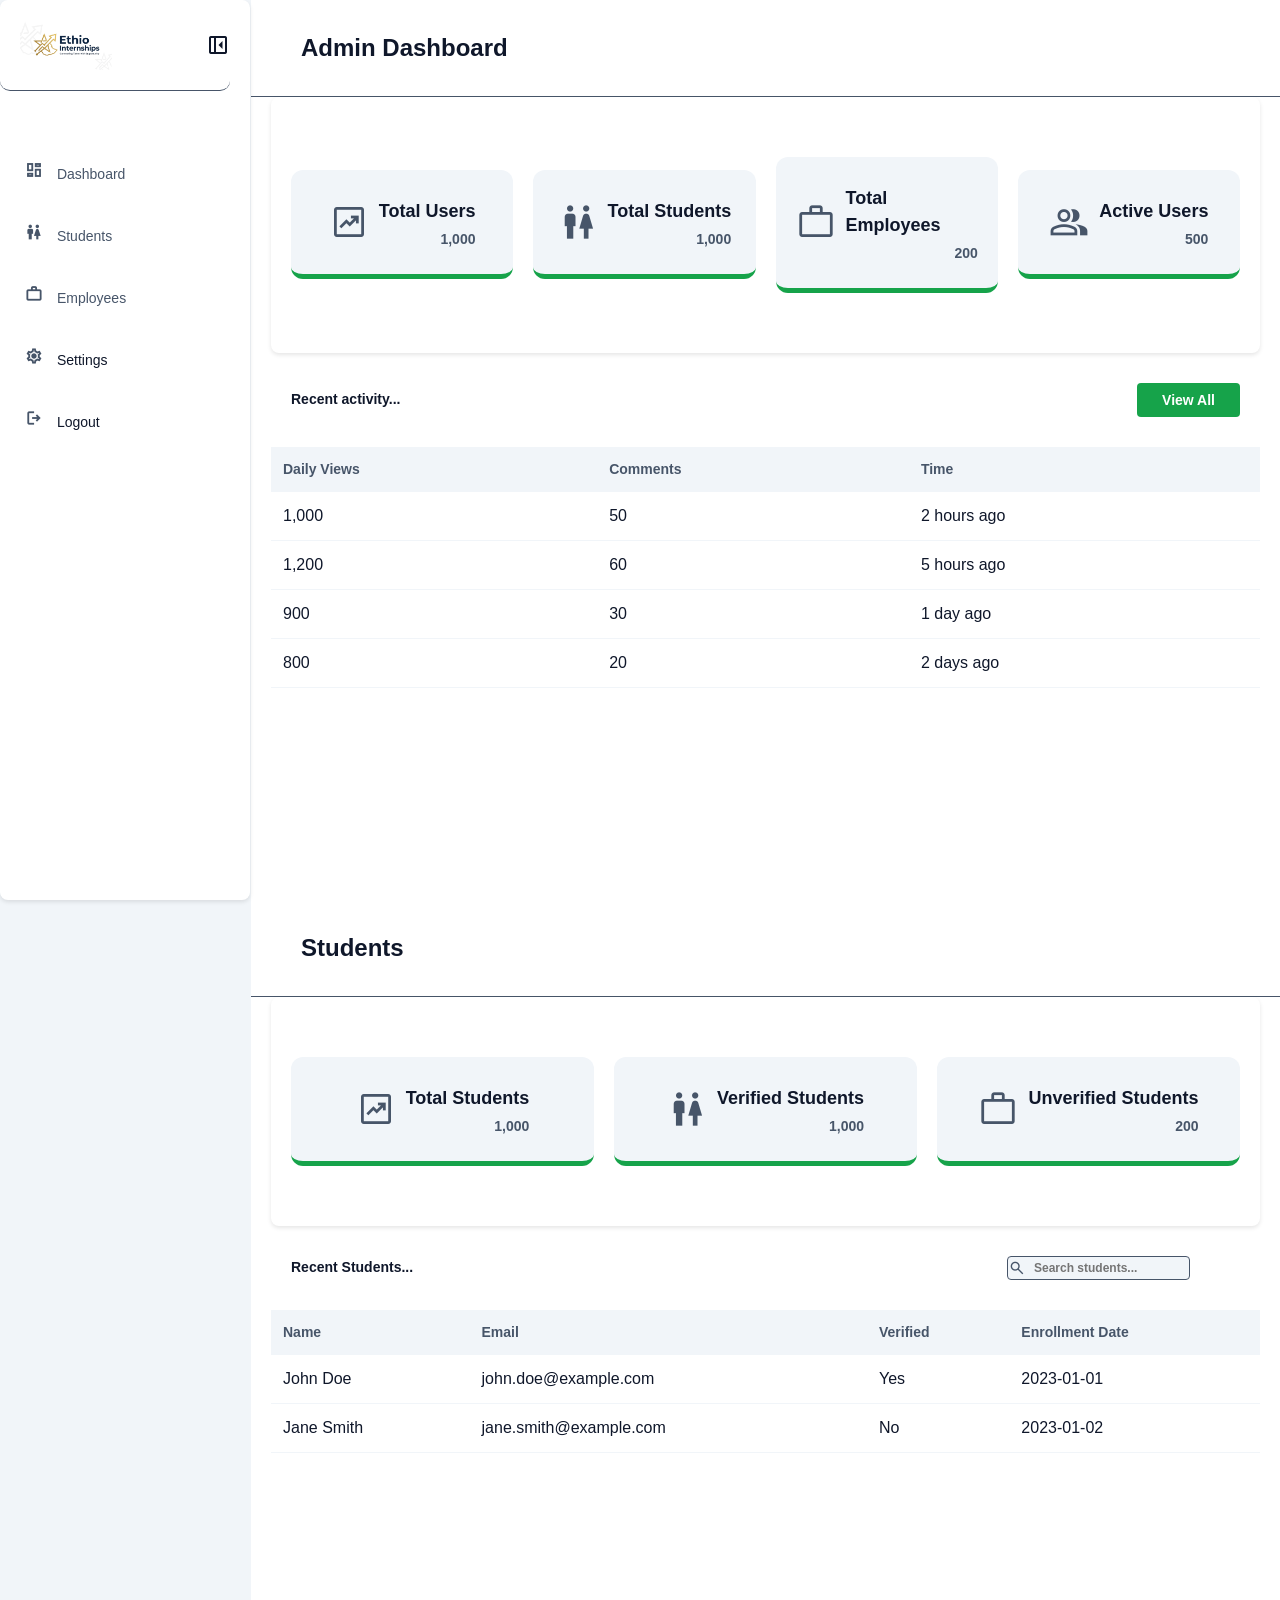
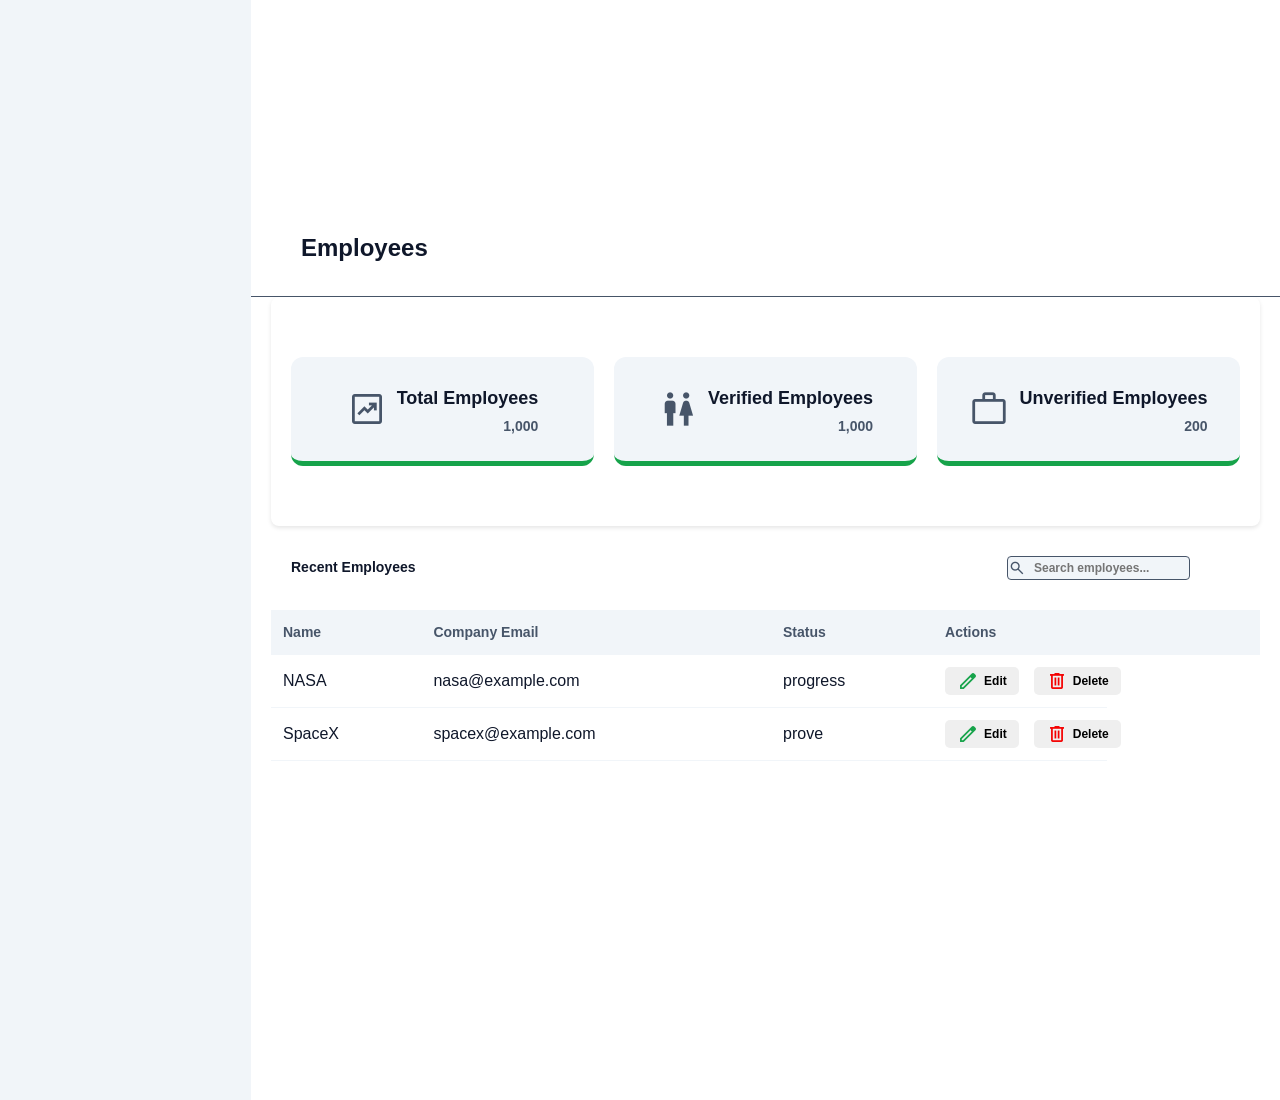
<file: admin.html>
<!DOCTYPE html>
<html lang="en">
<head>
    <meta charset="UTF-8">
    <meta name="viewport" content="width=device-width, initial-scale=1.0">
    <title>Ethio admin</title>
    <link href="https://fonts.googleapis.com/css2?family=Material+Symbols+Outlined" rel="stylesheet">
    <link rel="stylesheet" href="/css/admin.css">
</head>
<body>
    <section class="dashboard-container">
        <div class="sidebar">
            <div class="logo">
                <img src="./images/logo.png" alt="logo">   
                <span class="material-symbols-outlined">left_panel_close</span>
            </div>
            <div class="menu">
                <ul>
                    <li><span class="material-symbols-outlined">dashboard</span> <a href="#admin">Dashboard</a></li>
                    <li><span class="material-symbols-outlined">wc</span> <a href="#students">Students</a></li>
                    <li><span class="material-symbols-outlined">work</span> <a href="#employees">Employees</a></li>
                    <li><span class="material-symbols-outlined">settings</span> Settings</li>
                    <li><span class="material-symbols-outlined">logout</span> Logout</li>
                </ul>
            </div>
        </div>
        <div class="maincontent">
            <div class="dashboard" id="admin">
            <div class="header">
                <h1>Admin Dashboard</h1>
            </div>
            <div class="content">
                 <div class="card">
                    <div class="cardcontent">
                        <span class="material-symbols-outlined">chart_data</span>
                        <div class="carddata">
                        <h3>Total Users</h3>
                        <p>1,000</p>
                        </div>
                    </div>
                    <div class="cardcontent">
                        <span class="material-symbols-outlined">wc</span>
                        <div class="carddata">
                            <h3>Total Students</h3>
                            <p>1,000</p>
                        </div>
                    </div>
                    <div class="cardcontent">
                        <span class="material-symbols-outlined">work</span>
                        <div class="carddata">
                            <h3>Total Employees</h3>
                            <p>200</p>
                        </div>
                    </div>
                    <div class="cardcontent">
                        <span class="material-symbols-outlined">people</span>
                        <div class="carddata">
                            <h3>Active Users</h3>
                            <p>500</p>
                        </div>
                    </div>
                 </div>
                 <div class="recent">
                    <h3>Recent activity...</h3>
                    <button>View All</button>
                 </div>
                 <div class="admintables">
                    <table>
                        <thead>
                            <tr>
                                <th>Daily Views</th>
                                <th>Comments</th>
                                <th>Time</th>
                            </tr>
                        </thead>
                        <tbody>
                            <tr>
                                <td>1,000</td>
                                <td>50</td>
                                <td>2 hours ago</td>
                            </tr>
                            <tr>
                                <td>1,200</td>
                                <td>60</td>
                                <td>5 hours ago</td>
                            </tr>
                            <tr>
                                <td>900</td>
                                <td>30</td>
                                <td>1 day ago</td>
                            </tr>
                            <tr>
                                <td>800</td>
                                <td>20</td>
                                <td>2 days ago</td>
                            </tr>
                            
                        </tbody>
                    </table>
                 </div>
            </div>
        </div>


        <div class="students" id="students">
            <div class="header">
                <h1>Students</h1>
            </div>
            <div class="content">
                <!-- Main content goes here -->
                 <div class="card">
                    <div class="cardcontent">
                        <span class="material-symbols-outlined">chart_data</span>
                        <div class="carddata">
                        <h3>Total Students</h3>
                        <p>1,000</p>
                        </div>
                    </div>
                    <div class="cardcontent">
                        <span class="material-symbols-outlined">wc</span>
                        <div class="carddata">
                            <h3>Verified Students</h3>
                            <p>1,000</p>
                        </div>
                    </div>
                    <div class="cardcontent">
                        <span class="material-symbols-outlined">work</span>
                        <div class="carddata">
                            <h3>Unverified Students</h3>
                            <p>200</p>
                        </div>
                    </div>
                 </div>
                 <div class="recent">
                    <h3>Recent Students...</h3>
                    <div class="search">
                        <span class="material-symbols-outlined icon">search</span>
                        <input type="text" placeholder="Search students...">
                    </div>
                 </div>
                 <div class="studentstable">
                    <table>
                        <thead>
                            <tr>
                                <th>Name</th>
                                <th>Email</th>
                                <th>Verified</th>
                                <th>Enrollment Date</th>
                            </tr>
                        </thead>
                        <tbody>
                            <tr>
                                <td>John Doe</td>
                                <td>john.doe@example.com</td>
                                <td>Yes</td>
                                <td>2023-01-01</td>
                            </tr>
                            <tr>
                                <td>Jane Smith</td>
                                <td>jane.smith@example.com</td>
                                <td>No</td>
                                <td>2023-01-02</td>
                            </tr>
                        </tbody>
                    </table>
                 </div>
            </div>
        </div>
        <div class="employees" id="employees">
            <div class="header">
                <h1>Employees</h1>
            </div>
            <div class="content">
                <!-- Main content goes here -->
                 <div class="card">
                    <div class="cardcontent">
                        <span class="material-symbols-outlined">chart_data</span>
                        <div class="carddata">
                            <h3>Total Employees</h3>
                            <p>1,000</p>
                        </div>
                    </div>
                    <div class="cardcontent">
                        <span class="material-symbols-outlined">wc</span>
                        <div class="carddata">
                            <h3>Verified Employees</h3>
                            <p>1,000</p>
                        </div>
                    </div>
                    <div class="cardcontent">
                        <span class="material-symbols-outlined">work</span>
                        <div class="carddata">
                            <h3>Unverified Employees</h3>
                            <p>200</p>
                        </div>
                    </div>
                 </div>
                 <div class="recent">
                    <h3>Recent Employees</h3>
                    <div class="search">
                        <span class="material-symbols-outlined icon">search</span>
                        <input type="text" placeholder="Search employees...">
                    </div>
                 </div>
                 <div class="employeetables">
                    <table>
                        <thead>
                            <tr>
                                <th>Name</th>
                                <th>Company Email</th>
                                <th>Status</th>
                                <th>Actions</th>
                            </tr>
                        </thead>
                        <tbody>
                            <tr>
                                <td>NASA</td>
                                <td>nasa@example.com</td>
                                <td>progress</td>
                                <td class="check">
                                    <button><span class="material-symbols-outlined edit">edit</span>Edit</button>
                                    <button><span class="material-symbols-outlined delete">delete</span>Delete</button>
                                </td>
                            </tr>
                            <tr>
                                <td>SpaceX</td>
                                <td>spacex@example.com</td>
                                <td>prove</td>
                                <td class="check">
                                    <button><span class="material-symbols-outlined edit">edit</span>Edit</button>
                                    <button><span class="material-symbols-outlined delete">delete</span>Delete</button>
                                </td>
                            </tr>
                        </tbody>
                    </table>
                 </div>
            </div>
        </div>
        </div>
    </section>
</body>
</html>
</file>
<file: css/admin.css>
/* Base Styles */
:root {
    --brand-600: #16a34a;
    --brand-700: #15803d;
    --slate-900: #0f172a;
    --slate-600: #475569;
    --slate-100: #f1f5f9;
}
html {
    scroll-behavior: smooth;
}
body {
    margin: 0;
    font-family: 'Inter', sans-serif;
    color: var(--slate-900);
    line-height: 1.5;
    max-width: 100%;
}

.container {
    max-width: 1200px;
    margin: 0 auto;
    padding: 0;
}

/* ====================================================================== */
.dashboard-container {
    display: grid;
    grid-template-columns: 250px 1fr;
    gap: 1px;
    background: var(--slate-100);
}
.sidebar {
    background: white;
    border-radius: 8px;
    box-shadow: 0 2px 4px rgba(0, 0, 0, 0.1);
    padding-right: 20px;
    position: sticky;
    top: 0;
    height: 100vh;
}
.logo {
    display: flex;
    align-items: center;
    justify-content: space-between;
    border-bottom: 1px solid var(--slate-600);
    border-radius: 10px;
}
.logo img {
    height: 50px;
    margin: 20px;
}

.menu ul{
    list-style: none;
    display: flex;
    flex-direction: column;
    gap: 18px;
    padding: 20px 0;
    margin-top: 40px;
}
.menu ul li span{
    color: var(--slate-600);
    font-weight: 600;
    font-size: 18px;
    padding: 0 10px;
}
.menu ul li {
    padding: 10px 15px;
    font-size: 14px;
}
.menu ul li:hover{
    color: var(--brand-600);
    background-color: rgb(215, 255, 215);
    border-radius: 6px;
}
.menu ul li a{
    text-decoration: none;
    color: var(--slate-600);
}
.maincontent {
    background: white;
    margin: 0;
}
.dashboard {
    border-radius: 8px;
    min-height: 100vh;
}

.content {
    background: white;
    margin: 0;
    padding: 0 20px;
}

.header {
    display: flex;
    align-items: center;
    justify-content: space-between;
    border-bottom: 1px solid var(--slate-600);
}
.header h1 {
    font-size: 24px;
    font-weight: 600;
    padding: 10px 0;
    margin-left: 50px;
}
.content{
    display: flex;
    flex-direction: column;
    gap: 10px;
}
.content .card{
    display: flex;
    align-items: center;
    justify-content: space-between;
    gap: 20px;
    padding: 60px 20px;
    border-radius: 8px;
    box-shadow: 0 2px 4px rgba(0, 0, 0, 0.1);

}
.content .card .cardcontent{
    display: flex;
    align-items: center;
    justify-content: center;
    gap: 10px;
    background: var(--slate-100);
    width: 100%;
    border-radius: 12px;
    padding: 10px 20px;
    border-bottom: 5px solid var(--brand-600);
}

.cardcontent span{
    font-size: 40px;
    color: var(--slate-600);
    padding: 0;
}
.carddata h3{
    font-size: 18px;
    font-weight: bold;
    margin-bottom: 0;
}
.carddata p{
    color: var(--slate-600);
    font-size: 14px;
    font-weight: 600;
    margin-top: 4px;
    text-align: end;
}

.recent {
    display: flex;
    align-items: center;
    justify-content: space-between;
    padding: 20px ;
}


.recent h3 {
    font-size: 14px;
    font-weight: 600;
    display: flex;
    align-items: center;
    justify-content: center;
    gap: 2px;
    margin: 0px;
    padding: 0;
}

.recent button {
    background: var(--brand-600);
    padding: 9px 25px;
    color: white;
    border: none;
    font-size: 14px;
    font-weight: 600;
    border-radius: 4px;
    cursor: pointer;
}

table {
    width: 100%;
    border-collapse: collapse;
    margin-bottom: 20px;
}
table th {
    text-align: left;
    padding: 12px;
    background: var(--slate-100);
    color: var(--slate-600);
    font-size: 14px;
    font-weight: 600;
}
table td {
    padding: 12px;
    border-bottom: 1px solid var(--slate-100);
}

.students {
    min-height: 100vh;
}

.employees {
    min-height: 100vh;
}

.search{
    border: 1px solid var(--slate-600);
    border-radius: 4px;
    background: var(--slate-100);
    margin-right: 50px;
    display: flex;
    align-items: center;
    gap: 8px;
}

.search input {
    border: none;
    width: 100%;
    background: transparent;
    outline: none;
    padding: 4px 0;
    font-size: 12px;
    font-weight: 600;
    color: var(--slate-600);
}
.search .icon {
    color: var(--slate-600);
    font-size: 18px;
}

.employeetables .check {
    display: flex;
    flex-direction: row;
    align-items: center;
    justify-content: space-between;
    gap: 15px;
    max-width: 150px;
}
.employeetables .check button {
    display: flex;
    align-items: center;
    gap: 5px;
    padding: 3px 12px;
    border-radius: 5px;
    border: none;
    cursor: pointer;
    font-size: 12px;
    font-weight: 600;
}
.employeetables .check .edit {
    color: var(--brand-600);
    font-size: 22px;
}

.employeetables .check button:hover {
    border: 1px solid var(--brand-600);
}
.employeetables .check .delete {
    color: #f40000;
    font-size: 22px;
}
</file>
